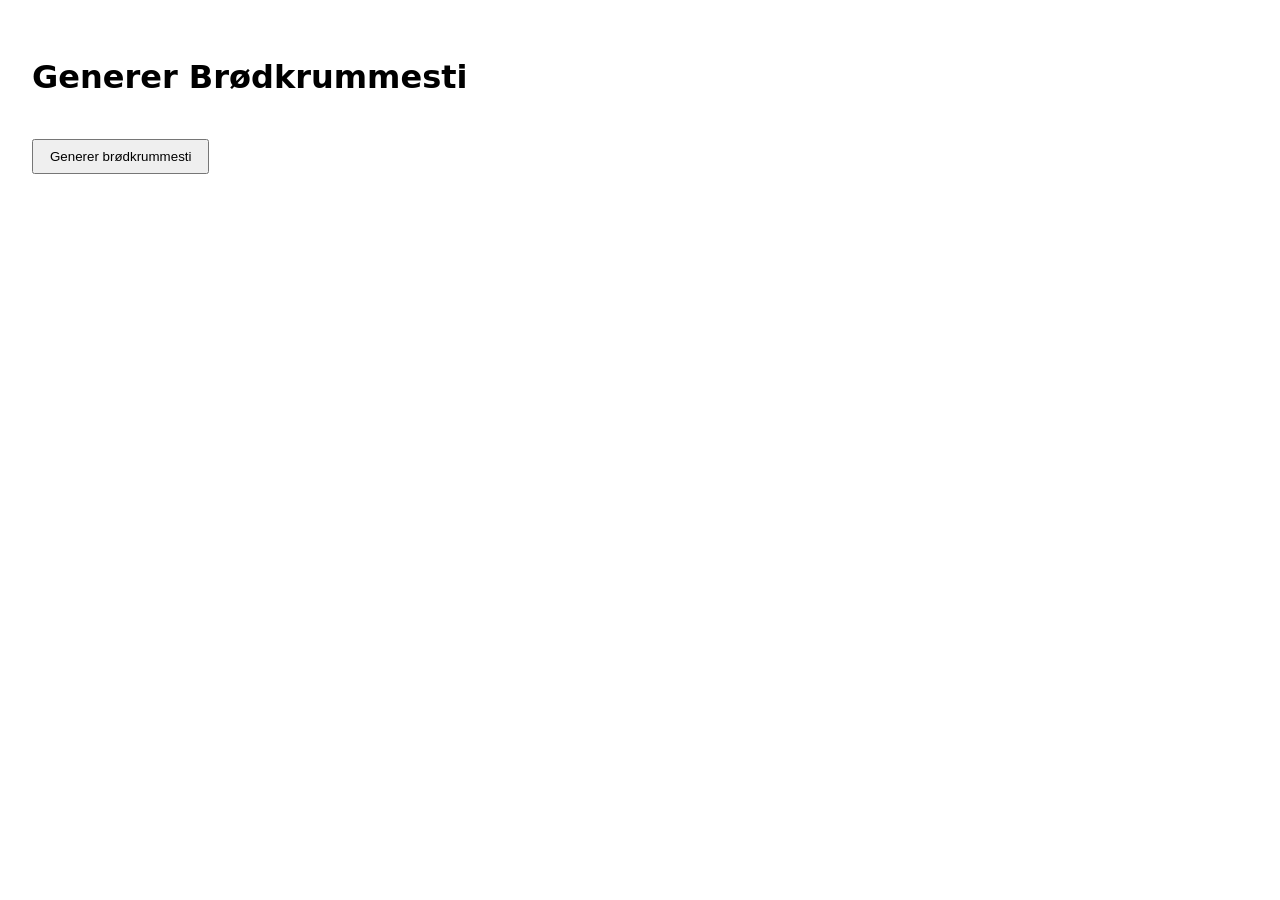
<file: Breadcrumbs sti/index.html>
<!doctype html>
<html lang="en">
  <head>
    <meta charset="UTF-8" />
    <meta name="viewport" content="width=device-width, initial-scale=1.0" />
    <title>Generer Brødkrummesti</title>
    <link rel="stylesheet" href="./style.css" />
    <script type="module" src="./script.js"></script>
  </head>
  <body>
    <h1>Generer Brødkrummesti</h1>
    <button type="button">Generer brødkrummesti</button>
    <nav aria-label="Brødkrummesti">
      <ul></ul>
    </nav>
  </body>
</html>
</file>
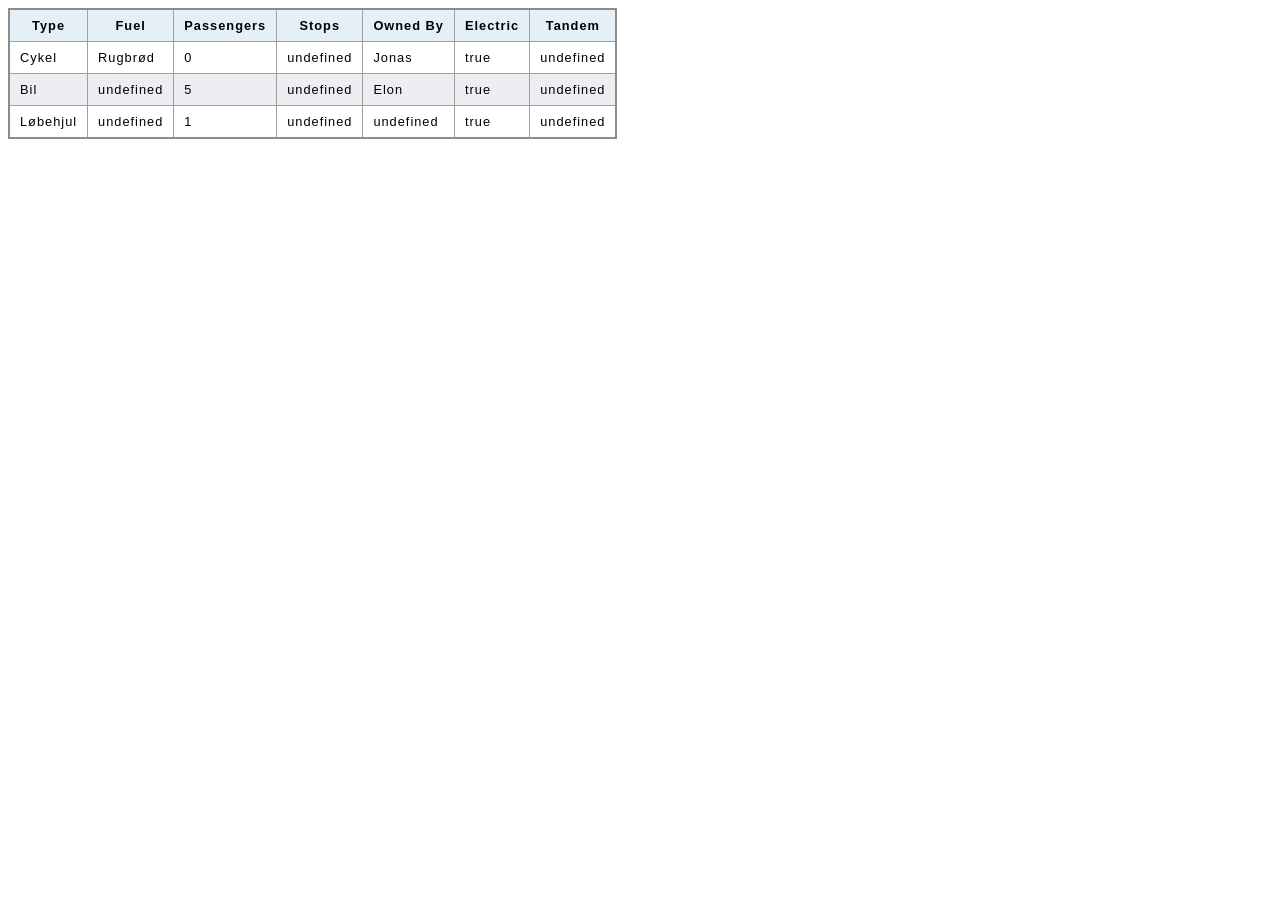
<file: filter_oevelse_starter_files_table/index.html>
<!DOCTYPE html>
<html lang="en">

<head>
    <meta charset="UTF-8">
    <meta name="viewport" content="width=device-width, initial-scale=1.0">
    <title>Document</title>
    <link rel="stylesheet" href="style.css">
    <script type="module" src="script.js"></script>
</head>

<body>

    <table>

        <thead>
            <tr>
                <th>Type</th>
                <th>Fuel</th>
                <th>Passengers</th>
                <th>Stops</th>
                <th>Owned By</th>
                <th>Electric</th>
                <th>Tandem</th>
            </tr>
        </thead>
        <tbody></tbody>


</body>

</html>
</file>
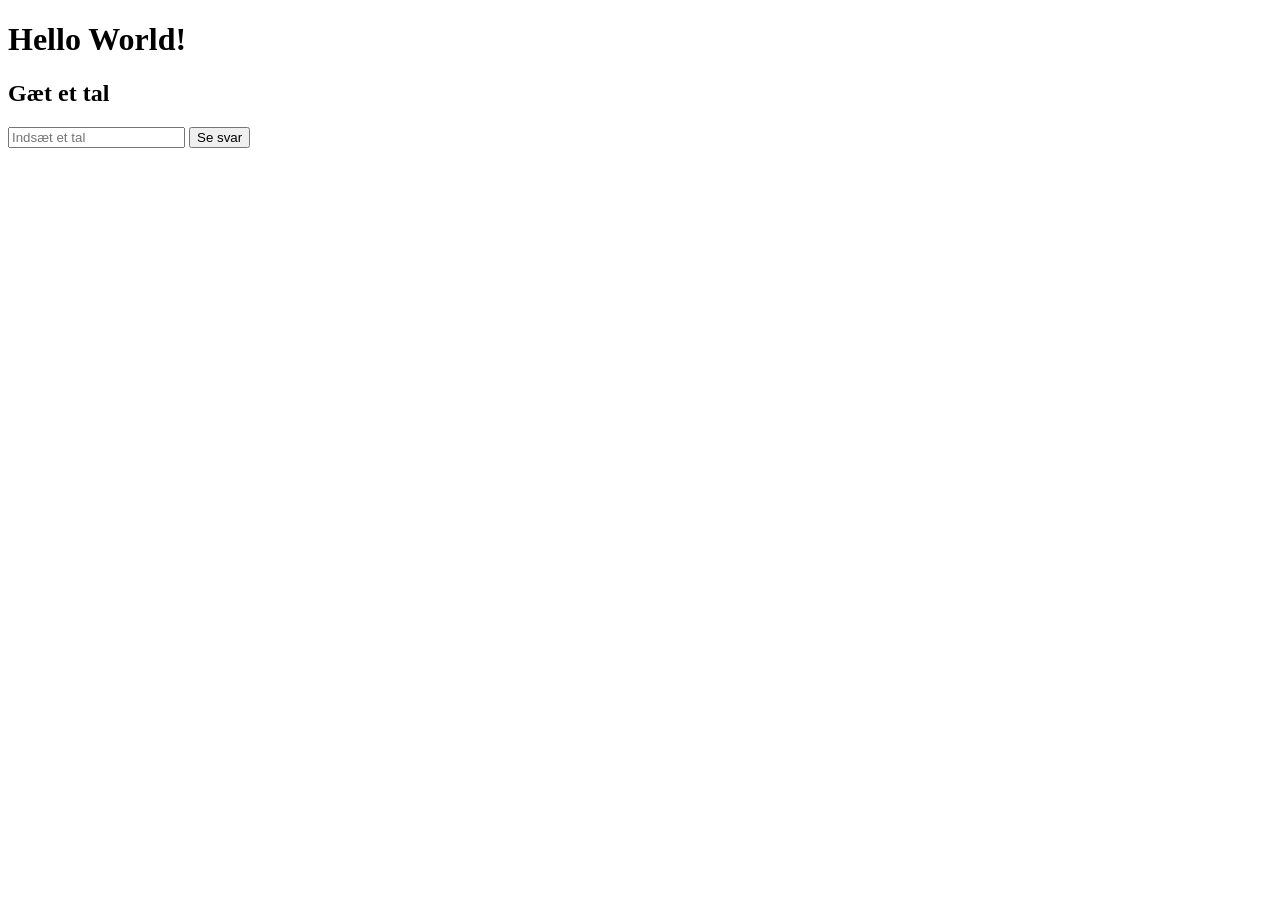
<file: Gæt et tal JS/index.html>
<!doctype html>
<html lang="en">
  <head>
    <meta charset="UTF-8" />
    <meta name="viewport" content="width=device-width, initial-scale=1.0" />
    <title>generer et tal mellem 0-100</title>
  </head>
  <body>
    <h1>Hello World!</h1>
    <h2>Gæt et tal</h2>
    <input type="text" placeholder="Indsæt et tal" id="guess" />
    <button id="numberGuess">Se svar</button>
  </body>
  <script src="js.js"></script>
</html>
</file>
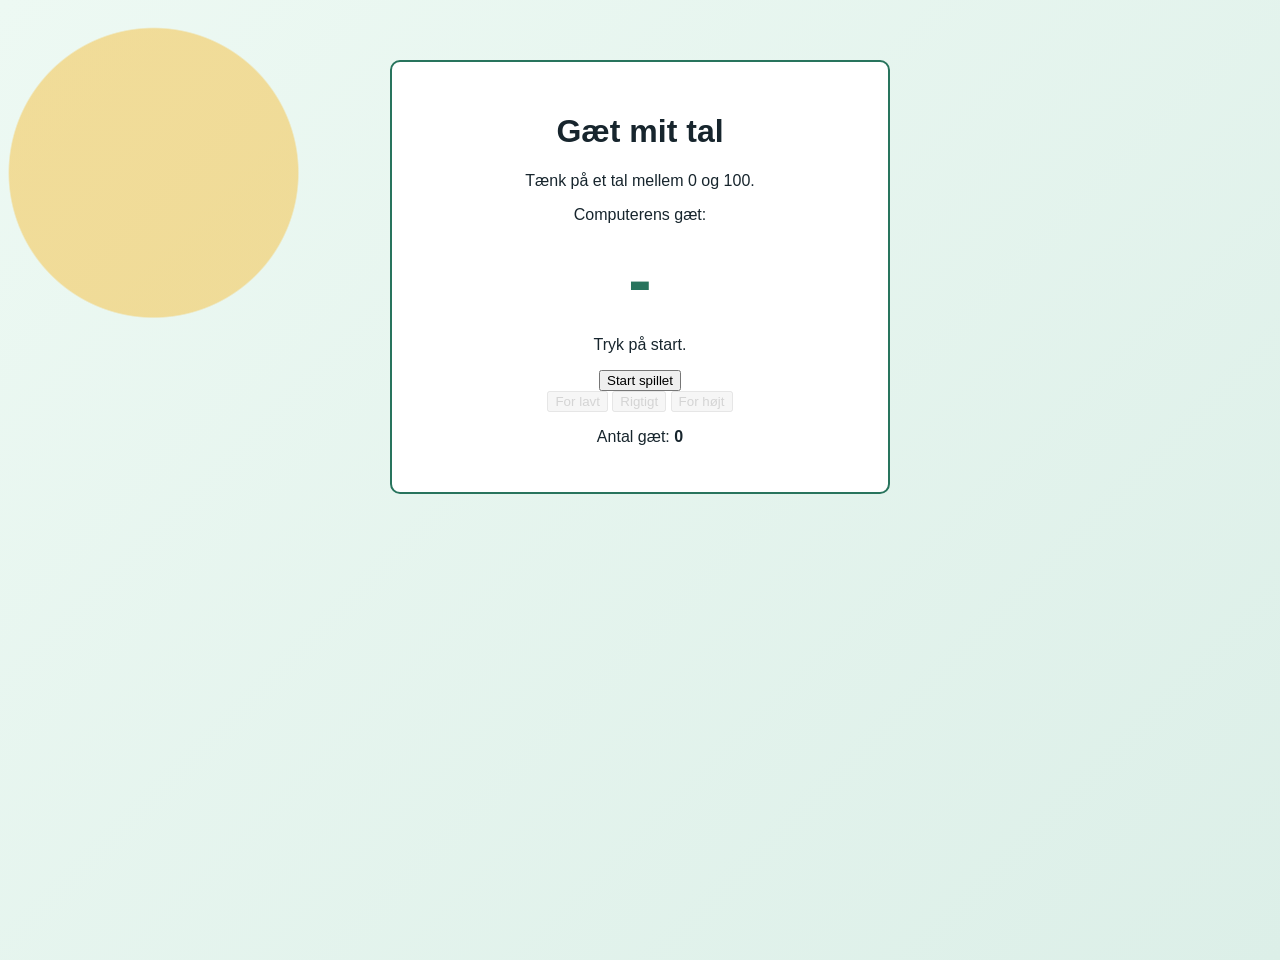
<file: gæt et tal omvent/prøve/index.html>
<!DOCTYPE html>
<html lang="da">
<head>
  <meta charset="UTF-8">
  <meta name="viewport" content="width=device-width, initial-scale=1.0">
  <title>Gæt et tal</title>
  <link rel="stylesheet" href="style.css">
  <script src="script.js" defer></script>
</head>
<body>
  <main>
    <h1>Gæt mit tal</h1>
    <p>Tænk på et tal mellem 0 og 100.</p>

    <section aria-live="polite">
      <p>Computerens gæt:</p>
      <strong id="guess">-</strong>
      <p id="status">Tryk på start.</p>
    </section>

    <button id="start-button" type="button">Start spillet</button>
    <div id="feedback-buttons">
      <button data-answer="low" type="button" disabled>For lavt</button>
      <button data-answer="correct" type="button" disabled>Rigtigt</button>
      <button data-answer="high" type="button" disabled>For højt</button>
    </div>

    <p>Antal gæt: <strong id="attempts">0</strong></p>
    <p id="message"></p>
  </main>
</body>
</html>
</file>
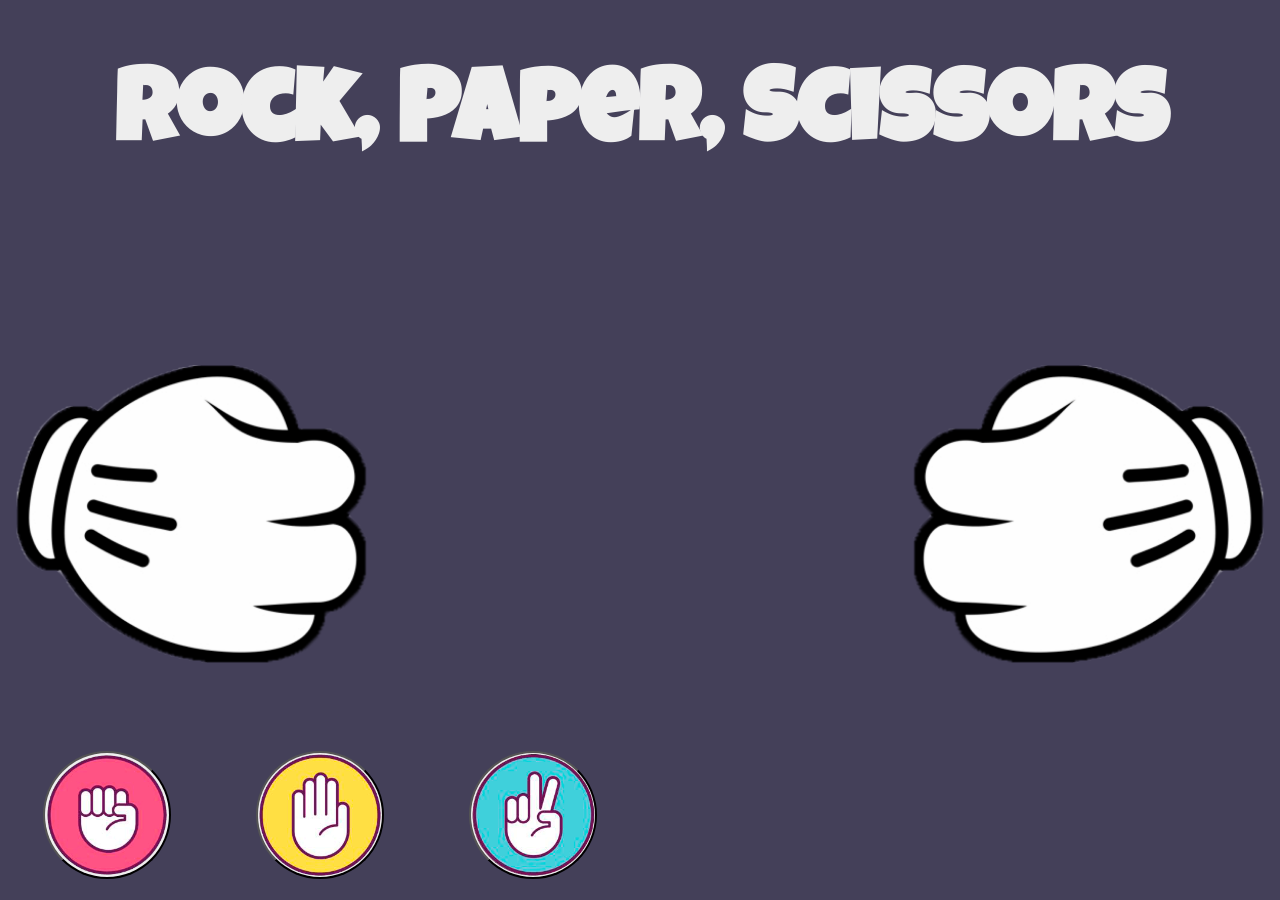
<file: Sten saks papir/rockpaperscissors/index.html>
<!doctype html>
<html lang="en">
  <head>
    <meta charset="UTF-8" />
    <meta name="viewport" content="width=device-width, initial-scale=1.0" />
    <meta http-equiv="X-UA-Compatible" content="ie=edge" />
    <title>Rock, Paper, Scissors</title>
    <link href="https://fonts.googleapis.com/css?family=Luckiest+Guy&display=swap" rel="stylesheet" />
    <link rel="stylesheet" href="styles.css" />
  </head>
  <body>
    <h1>Rock, Paper, Scissors</h1>

    <div id="gamefield">
      <div id="player1" class="player"></div>
      <div id="player2" class="player"></div>
      <div id="texts">
        <div id="lose" class="hidden"><h1>You lose</h1></div>
        <div id="win" class="hidden"><h1>You win</h1></div>
        <div id="draw" class="hidden"><h1>It's a draw</h1></div>
      </div>
    </div>

    <div id="buttons">
      <button class="rock"></button>
      <button class="paper"></button>
      <button class="scissors"></button>
    </div>
  </body>
  <script src="Index.js"></script>
</html>
</file>
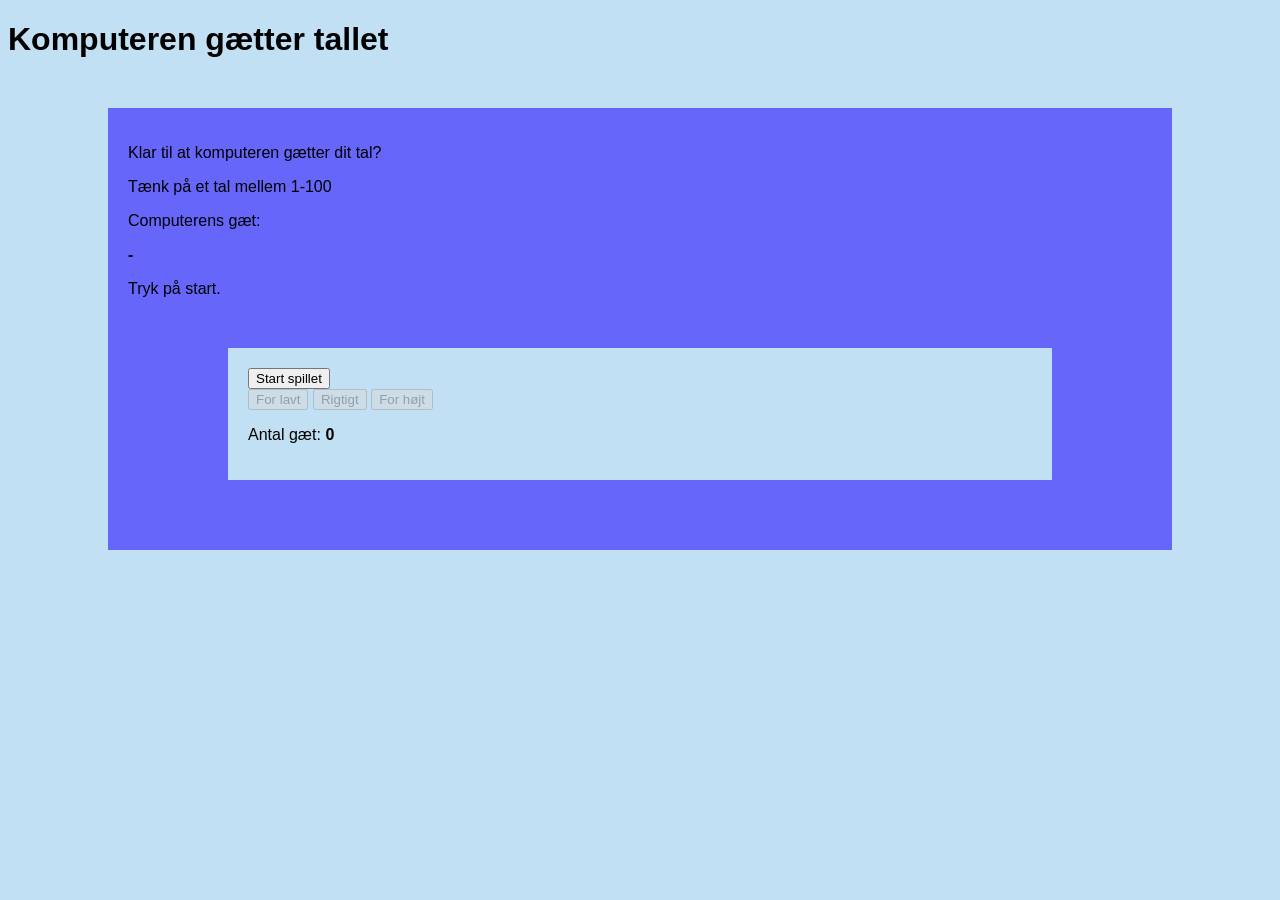
<file: gæt et tal omvent/omvent.html>
<!doctype html>
<html lang="en">
  <head>
    <meta charset="UTF-8" />
    <meta name="viewport" content="width=device-width, initial-scale=1.0" />
    <title>Omvent gæt et tal</title>
    <link rel="stylesheet" href="omvent.css" />
    <script src="omvent.js" defer></script>
  </head>
  <body>
    <main>
      <!-- Her laver jeg en overskrift -->
      <h1>Komputeren gætter tallet</h1>
      <!--Her laver jeg en boks med beskrivelse af spillet-->
      <div class="game-panel">
        <p>Klar til at komputeren gætter dit tal?</p>
        <p>Tænk på et tal mellem 1-100</p>
        <!-- Her laver jeg en linie til komputerens gæt og vejledning til starten af spillet, at man skal trykke på start knappen -->
        <section aria-live="polite">
          <p>Computerens gæt:</p>
          <strong id="guess">-</strong>
          <p id="status">Tryk på start.</p>
        </section>
        <!-- Her kommer den anden boks med selve spillet -->
        <div class="the-game">
          <button id="start-button" type="button">Start spillet</button>
          <div id="feedback-buttons">
            <!-- her laver jeg knapperne til om komputerens tal er for lavt, højt eller rigtigt-->
            <button data-answer="low" type="button" disabled>For lavt</button>
            <button data-answer="correct" type="button" disabled>Rigtigt</button>
            <button data-answer="high" type="button" disabled>For højt</button>
          </div>
          <!-- her kommer antallet af komputerens gæt-->
          <p>Antal gæt: <strong id="attempts">0</strong></p>
          <p id="message"></p>
        </div>
      </div>
    </main>
  </body>
</html>
</file>
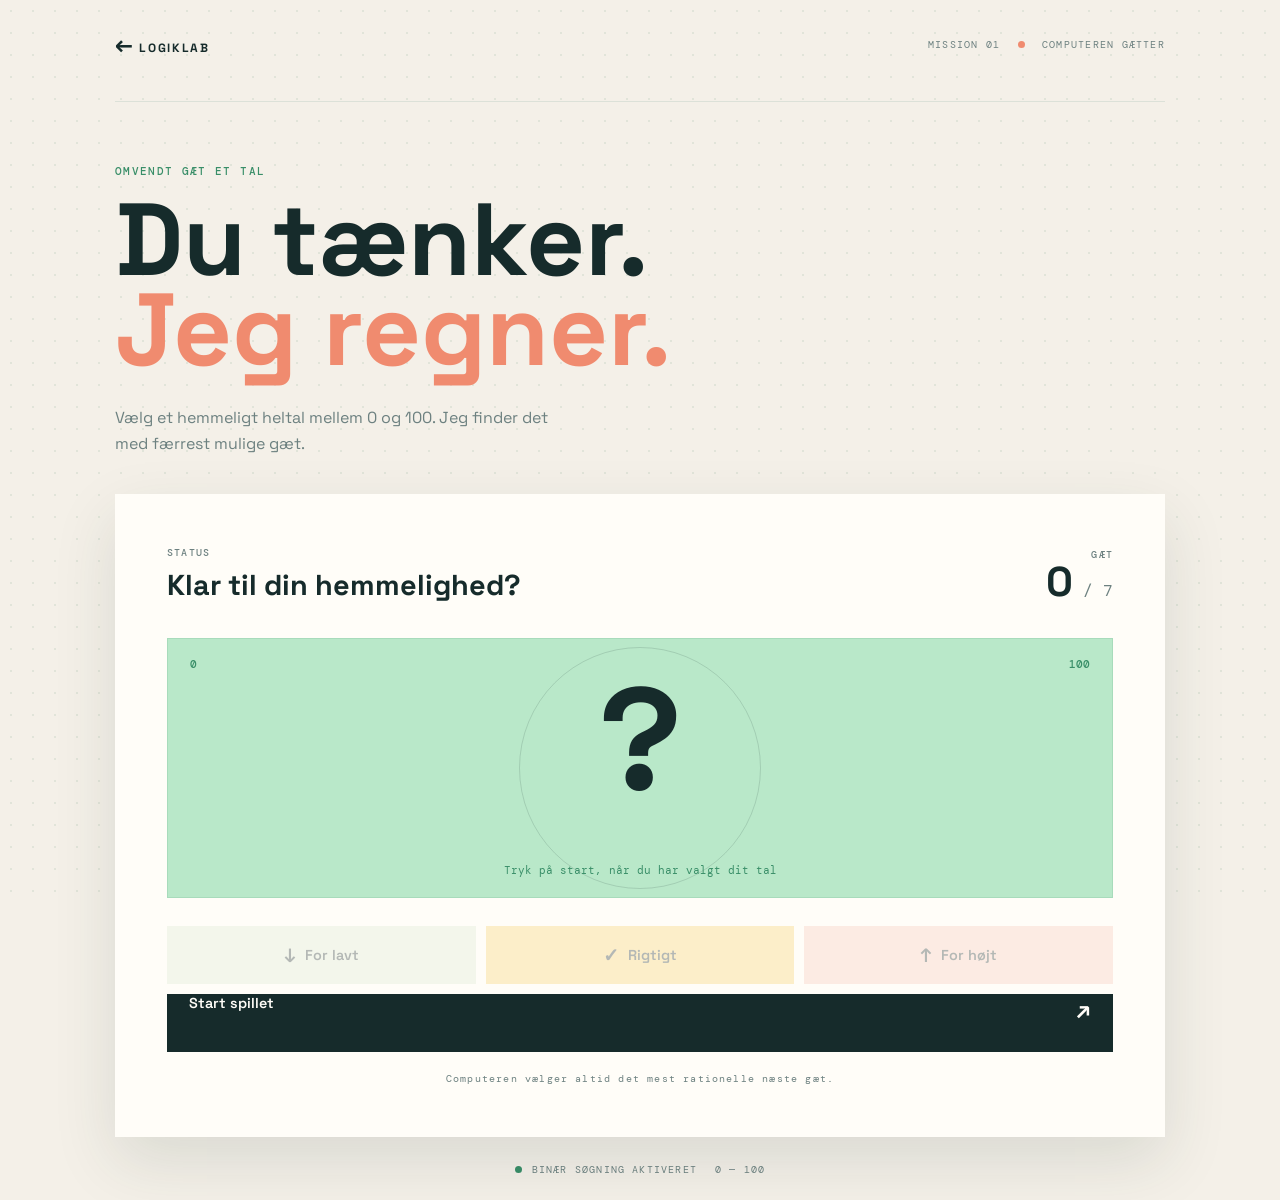
<file: gæt et tal omvent/talomvent.html>
<!doctype html>
<html lang="da">
  <head>
    <meta charset="UTF-8" />
    <meta name="viewport" content="width=device-width, initial-scale=1.0" />
    <title>Gæt et tal | Omvendt</title>
    <link rel="preconnect" href="https://fonts.googleapis.com" />
    <link rel="preconnect" href="https://fonts.gstatic.com" crossorigin />
    <link href="https://fonts.googleapis.com/css2?family=DM+Mono:wght@400;500&family=Space+Grotesk:wght@400;500;600;700&display=swap" rel="stylesheet" />
    <link rel="stylesheet" href="talomvent.css" />
  </head>
  <body>
    <main class="game-shell">
      <header class="topbar">
        <a class="back-link" href="#" aria-label="Tilbage">← <span>LOGIKLAB</span></a>
        <span class="round-label">MISSION 01 <i></i> COMPUTEREN GÆTTER</span>
      </header>

      <section class="intro">
        <p class="eyebrow">OMVENDT GÆT ET TAL</p>
        <h1>Du tænker.<br /><em>Jeg regner.</em></h1>
        <p class="intro-copy">Vælg et hemmeligt heltal mellem 0 og 100. Jeg finder det med færrest mulige gæt.</p>
      </section>

      <section class="game-panel" aria-live="polite">
        <div class="status-row">
          <div>
            <span class="status-kicker">STATUS</span>
            <h2 id="statusText">Klar til din hemmelighed?</h2>
          </div>
          <div class="attempts">
            <span class="status-kicker">GÆT</span>
            <strong id="attemptCount">0</strong><span class="attempt-max"> / 7</span>
          </div>
        </div>

        <div class="guess-zone" id="guessZone">
          <div class="range-label"><span id="lowerBound">0</span><span id="upperBound">100</span></div>
          <div class="guess-number" id="guessNumber">?</div>
          <p id="guessHint">Tryk på start, når du har valgt dit tal</p>
        </div>

        <div class="actions" id="answerActions" aria-label="Svar på computerens gæt">
          <button class="answer-button too-low" id="tooLowButton" type="button" disabled>
            <span class="button-icon">↓</span>
            <span>For lavt</span>
          </button>
          <button class="answer-button correct" id="correctButton" type="button" disabled>
            <span class="button-icon">✓</span>
            <span>Rigtigt</span>
          </button>
          <button class="answer-button too-high" id="tooHighButton" type="button" disabled>
            <span class="button-icon">↑</span>
            <span>For højt</span>
          </button>
        </div>

        <button class="start-button" id="startButton" type="button">
          <span id="startLabel">Start spillet</span><span class="start-arrow">↗</span>
        </button>
        <p class="keyboard-note">Computeren vælger altid det mest rationelle næste gæt.</p>
      </section>

      <footer class="footer-note"><span class="pulse-dot"></span> BINÆR SØGNING AKTIVERET <span>0 — 100</span></footer>
    </main>
    <script src="talomvent.js"></script>
  </body>
</html>
</file>
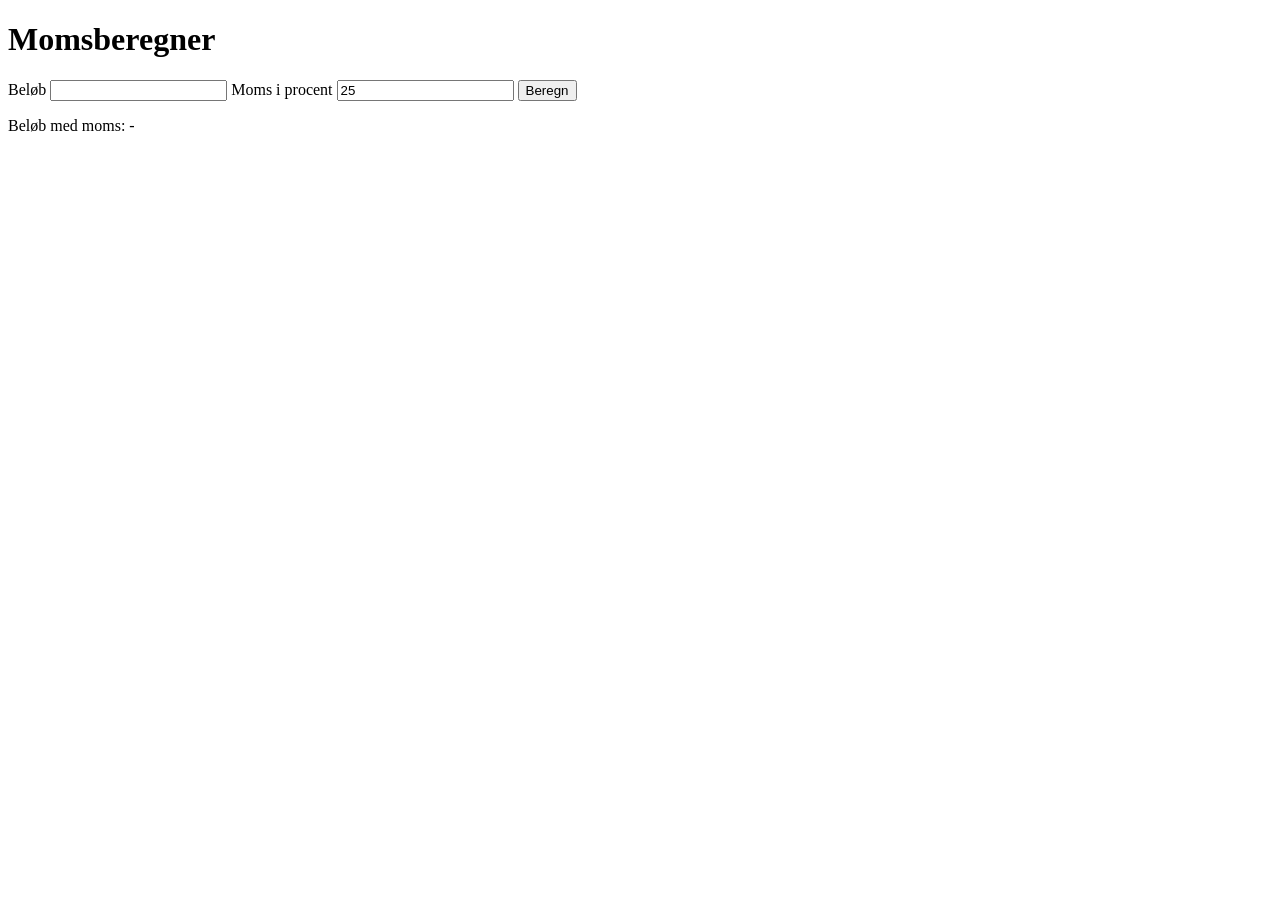
<file: Momsberegner/moms.html>
<!doctype html>
<html lang="da">
  <head>
    <meta charset="UTF-8" />
    <meta name="viewport" content="width=device-width, initial-scale=1.0" />
    <title>Momsberegner</title>
  </head>
  <body>
    <main>
      <h1>Momsberegner</h1>

      <form id="momsForm">
        <label for="beloeb">Beløb</label>
        <input id="beloeb" name="beloeb" type="number" min="0" step="0.01" required />

        <label for="moms">Moms i procent</label>
        <input id="moms" name="moms" type="number" min="0" step="0.01" value="25" />

        <button type="submit">Beregn</button>
      </form>

      <p>Beløb med moms: <output id="resultat" for="beloeb moms">-</output></p>
    </main>

    <script src="moms.js"></script>
    <script>
      document.getElementById("momsForm").addEventListener("submit", function (event) {
        event.preventDefault();

        const beloeb = Number(document.getElementById("beloeb").value);
        const moms = Number(document.getElementById("moms").value);
        const resultat = beregnMedMoms(beloeb, moms);

        document.getElementById("resultat").value = resultat.toFixed(2);
      });
    </script>
  </body>
</html>
</file>
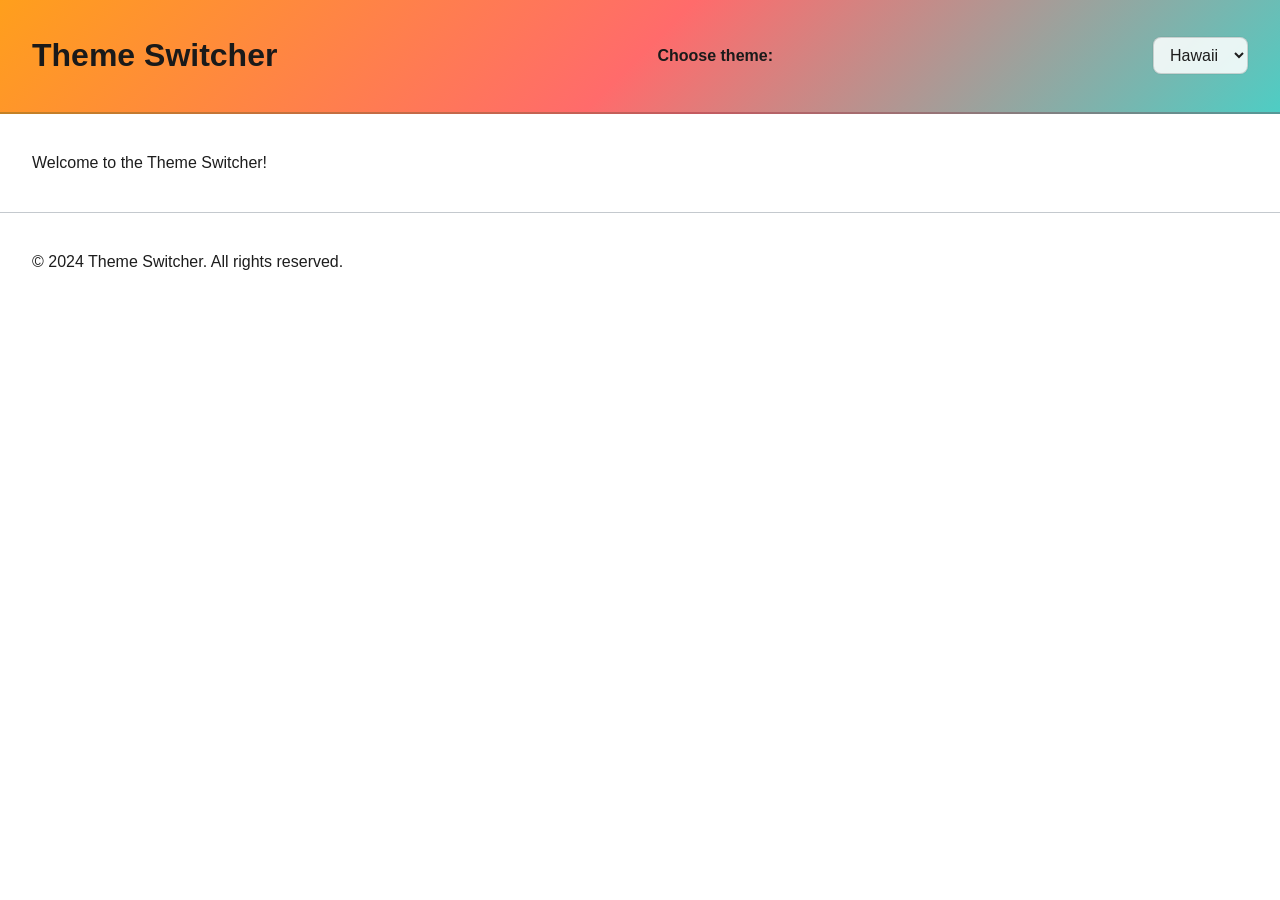
<file: theme switcher/theme.html>
<!doctype html>
<html lang="en">
  <head>
    <meta charset="UTF-8" />
    <meta name="viewport" content="width=device-width, initial-scale=1.0" />
    <title>Theme switcher</title>
    <link rel="stylesheet" href="theme.css" />
    <script src="theme.js" defer></script>
  </head>
  <body data-theme="hawaii">
    <header>
      <h1>Theme Switcher</h1>
      <label for="theme-select" class="theme-label">Choose theme:</label>
      <select id="theme-select" aria-label="Select theme">
        <option value="dark">Dark</option>
        <option value="light">Light</option>
        <option value="hawaii">Hawaii</option>
        <option value="forest">Forest</option>
      </select>
    </header>
    <main>
      <p>Welcome to the Theme Switcher!</p>
    </main>
    <footer>
      <p>© 2024 Theme Switcher. All rights reserved.</p>
    </footer>
  </body>
</html>
</file>
<file: Breadcrumbs sti/style.css>
* {
  box-sizing: border-box;
}

body {
  font-family: system-ui, sans-serif;
  line-height: 1.5;
  margin: 0;
  padding: 2rem;
}

button {
  cursor: pointer;
  margin-block: 1rem;
  padding: 0.5rem 1rem;
}

ul {
  display: flex;
  gap: 0.75rem;
  list-style: none;
  margin: 0;
  padding: 0;
}

li:not(:last-child)::after {
  color: #666;
  content: "/";
  margin-left: 0.75rem;
}

a {
  color: #075985;
}
</file>
<file: filter_oevelse_starter_files_table/style.css>
table {
    border-collapse: collapse;
    border: 2px solid rgb(140 140 140);
    font-family: sans-serif;
    font-size: 0.8rem;
    letter-spacing: 1px;
}

caption {
    caption-side: bottom;
    padding: 10px;
    font-weight: bold;
}

thead,
tfoot {
    background-color: rgb(228 240 245);
}

th,
td {
    border: 1px solid rgb(160 160 160);
    padding: 8px 10px;
}

td:last-of-type {
    text-align: center;
}

tbody>tr:nth-of-type(even) {
    background-color: rgb(237 238 242);
}

tfoot th {
    text-align: right;
}

tfoot td {
    font-weight: bold;
}
</file>
<file: gæt et tal omvent/prøve/style.css>
:root {
  --ink: #17252d;
  --muted: #6d7d80;
  --paper: #fffdf8;
  --mint: #bce8d7;
  --mint-dark: #276a58;
  --coral: #ed856c;
  --yellow: #f4c95d;
  --line: #dce8e2;
}

* {
  box-sizing: border-box;
}

body {
  min-width: 320px;
  min-height: 100vh;
  margin: 0;
  color: var(--ink);
  font-family: "DM Sans", sans-serif;
  background: #e9f5ef;
  background-image:
    radial-gradient(circle at 12% 18%, rgba(244, 201, 93, 0.6) 0 9rem, transparent 9.1rem), linear-gradient(135deg, #edf9f3 0%, #dcefe8 100%);
}

.game-card {
  width: min(100%, 590px);
  padding: clamp(28px, 6vw, 58px);
  margin: 0;
  font-family: Arial, sans-serif;
  background: #dff3ea;
}
.topline,
.game-info {
  display: flex;
  margin: 5px;
  padding: 10px 15px;
  font-size: 16px;
  cursor: pointer;
}

main {
  width: min(90%, 500px);
  margin: 60px auto;
  padding: 30px;
  text-align: center;
  background: white;
  border: 2px solid #28745d;
  border-radius: 10px;
}

#guess {
  display: block;
  margin: 10px;
  font-size: 70px;
  color: #28745d;
}

#feedback-buttons {
  .game-info > div {
    display: grid;
    gap: 5px;
    margin-top: 15px;
  }
}

button:disabled {
  cursor: not-allowed;
  opacity: 0.5;
}
</file>
<file: Sten saks papir/rockpaperscissors/styles.css>
body {
  margin: 0;
  background-color: #444059;
  font-family: 'Luckiest Guy', cursive;
  color: #eee;
}

h1 {
  text-align: center;
  font-size: 8vw;
}

#gamefield {
  position: relative;
  overflow: hidden;
  display: flex;
  justify-content: space-between;
}

#player1 {
  --rot: 1;
}

#player2 {
  --rot: -1;
}

.player {
  transform: scale(var(--rot),1);
  width: 40vw;
  height: 40vw;
  background-size: 100%;
  background-image: url(hand_rock.png);
}

.player.rock {
  background-image: url(hand_rock.png);
}

.player.paper {
  background-image: url(hand_paper.png);
}

.player.scissors {
  background-image: url(hand_scissors.png);
}

.player.shake {
  background-image: url(hand_rock.png);
  transform-origin: left center;
  animation: shake 1.8s ease-in 1 forwards;
}

@keyframes shake {
  0% {
    transform: scale(var(--rot),1) translateX(calc((var(--rot) - 1) * 50%)) rotate(0deg);
  }
  16% {
    transform: scale(var(--rot),1) translateX(calc((var(--rot) - 1) * 50%)) rotate(-40deg);
  }
  24% {
    transform: scale(var(--rot),1) translateX(calc((var(--rot) - 1) * 50%)) rotate(5deg);
  }
  32% {
    transform: scale(var(--rot),1) translateX(calc((var(--rot) - 1) * 50%)) rotate(0deg);
  }
  48% {
    transform: scale(var(--rot),1) translateX(calc((var(--rot) - 1) * 50%)) rotate(-40deg);
  }
  56% {
    transform: scale(var(--rot),1) translateX(calc((var(--rot) - 1) * 50%)) rotate(5deg);
  }
  64% {
    transform: scale(var(--rot),1) translateX(calc((var(--rot) - 1) * 50%)) rotate(0deg);
  }
  80% {
    transform: scale(var(--rot),1) translateX(calc((var(--rot) - 1) * 50%)) rotate(-40deg);
  }
  96% {
    transform: scale(var(--rot),1) translateX(calc((var(--rot) - 1) * 50%)) rotate(5deg);
  }
  100% {
    transform: scale(var(--rot),1) translateX(calc((var(--rot) - 1) * 50%)) rotate(0deg);
  }
}

#texts {
  position: absolute;
  width: 100%;
  margin-top: 10vw;
  pointer-events: none;
}

#texts h1 {
  color: #ffde53;
  text-shadow: 4px 4px 1px red, -4px -4px 1px red, 4px -4px 1px red, -4px 4px 1px red;
}

.hidden {
  display: none;
}

#buttons {
  display: flex;
  justify-content: space-around;
  max-width: 50vw;
}

#buttons.disabled button {
  filter: grayscale(100%) brightness(.75);
}

#buttons button {
  background-size: 100%;
  border-radius: 10vw;
  width: 10vw;
  height: 10vw;
  transition: filter .8s;
}

button.rock {
  background-image: url(button_rock.png);
}

button.paper {
  background-image: url(button_paper.png);
}

button.scissors {
  background-image: url(button_scissors.png);
}
</file>
<file: gæt et tal omvent/omvent.css>
/* Her styler jeg hjemmesiden og boksne til spillet*/
body {
  background-color: rgb(194, 224, 243);
  font-family: "Gill Sans", "Gill Sans MT", Calibri, "Trebuchet MS", sans-serif;
}
.game-panel {
  background-color: rgb(102, 102, 250);
  padding: 20px;
  margin: 50px 100px;
}
.the-game {
  background-color: rgb(194, 224, 243);
  padding: 20px;
  margin: 50px 100px;
}
</file>
<file: gæt et tal omvent/talomvent.css>
:root {
  --ink: #162b2b;
  --muted: #6d8180;
  --paper: #f4f0e8;
  --panel: #fffdf8;
  --line: #dce1d8;
  --mint: #b9e8c9;
  --mint-deep: #398e68;
  --coral: #f08b6f;
  --yellow: #f4cf68;
  --shadow: 0 24px 60px rgba(31, 55, 49, 0.12);
}

* { box-sizing: border-box; }

body {
  min-width: 320px;
  margin: 0;
  color: var(--ink);
  background: var(--paper);
  font-family: "Space Grotesk", sans-serif;
}

body::before {
  position: fixed;
  inset: 0;
  z-index: -1;
  content: "";
  opacity: 0.45;
  background-image: radial-gradient(#cbd5c9 0.8px, transparent 0.8px);
  background-size: 22px 22px;
}

.game-shell { width: min(100% - 40px, 1050px); margin: 0 auto; padding: 30px 0 24px; }
.topbar, .status-row, .range-label, .footer-note { display: flex; align-items: center; justify-content: space-between; }
.topbar { padding-bottom: 42px; border-bottom: 1px solid var(--line); }
.back-link { color: var(--ink); font-size: 0.75rem; font-weight: 700; letter-spacing: 0.14em; text-decoration: none; }
.back-link:first-letter { font-size: 1.4rem; }
.round-label, .eyebrow, .status-kicker, .footer-note, .keyboard-note { font-family: "DM Mono", monospace; letter-spacing: 0.12em; }
.round-label { color: var(--muted); font-size: 0.65rem; }
.round-label i { display: inline-block; width: 7px; height: 7px; margin: 0 10px; background: var(--coral); border-radius: 50%; }
.intro { max-width: 660px; padding: 62px 0 38px; animation: rise 600ms ease both; }
.eyebrow { margin: 0 0 17px; color: var(--mint-deep); font-size: 0.7rem; font-weight: 500; }
h1 { margin: 0; font-size: clamp(3.5rem, 8vw, 7rem); line-height: 0.88; letter-spacing: 0; }
h1 em { color: var(--coral); font-style: normal; }
.intro-copy { max-width: 440px; margin: 30px 0 0; color: var(--muted); font-size: 1rem; line-height: 1.6; }
.game-panel { padding: clamp(22px, 5vw, 52px); background: var(--panel); box-shadow: var(--shadow); animation: rise 700ms 100ms ease both; }
.status-kicker { display: block; color: var(--muted); font-size: 0.62rem; font-weight: 500; }
h2 { margin: 8px 0 0; font-size: clamp(1.2rem, 3vw, 1.8rem); }
.attempts { text-align: right; }
.attempts strong { font-size: 2.6rem; line-height: 1; }
.attempt-max { color: var(--muted); font-family: "DM Mono", monospace; }
.guess-zone { display: grid; place-items: center; min-height: 260px; margin: 35px 0 28px; padding: 20px; background: var(--mint); border: 1px solid #a8dbbb; position: relative; overflow: hidden; }
.guess-zone::after { position: absolute; width: 240px; height: 240px; border: 1px solid rgba(22,43,43,.14); border-radius: 50%; content: ""; }
.range-label { position: absolute; inset: 18px 22px auto; color: var(--mint-deep); font: 500 0.7rem "DM Mono", monospace; }
.guess-number { z-index: 1; color: var(--ink); font-size: clamp(5rem, 16vw, 9rem); font-weight: 700; line-height: 0.8; letter-spacing: 0; }
.guess-number.pop { animation: pop 400ms ease; }
.guess-zone p { z-index: 1; align-self: end; margin: 0; color: var(--mint-deep); font: 0.7rem "DM Mono", monospace; text-align: center; }
.actions { display: grid; grid-template-columns: repeat(3, 1fr); gap: 10px; }
button { min-height: 58px; border: 0; font: 600 0.9rem "Space Grotesk", sans-serif; cursor: pointer; transition: transform 160ms ease, opacity 160ms ease, box-shadow 160ms ease; }
button:not(:disabled):hover { transform: translateY(-3px); box-shadow: 0 10px 18px rgba(22,43,43,.12); }
button:focus-visible { outline: 3px solid var(--ink); outline-offset: 3px; }
.answer-button { display: flex; align-items: center; justify-content: center; gap: 9px; color: var(--ink); }
.answer-button:disabled { cursor: not-allowed; opacity: 0.32; }
.too-low { background: #d9e9d1; }
.correct { background: var(--yellow); }
.too-high { background: #f6c7b8; }
.button-icon { font-size: 1.2rem; }
.start-button { display: flex; justify-content: space-between; width: 100%; margin-top: 10px; padding: 0 22px; color: var(--panel); background: var(--ink); }
.start-arrow { font-size: 1.5rem; }
.keyboard-note { margin: 20px 0 0; color: var(--muted); font-size: 0.62rem; text-align: center; }
.footer-note { justify-content: center; gap: 10px; padding-top: 26px; color: var(--muted); font-size: 0.62rem; }
.footer-note span:last-child { margin-left: 8px; }
.pulse-dot { width: 7px; height: 7px; background: var(--mint-deep); border-radius: 50%; animation: pulse 1.7s infinite; }
.finished .guess-zone { background: var(--yellow); border-color: #e9c657; }
@keyframes rise { from { opacity: 0; transform: translateY(16px); } to { opacity: 1; transform: translateY(0); } }
@keyframes pop { 50% { transform: scale(1.12); } }
@keyframes pulse { 50% { opacity: .35; transform: scale(.65); } }
@media (max-width: 580px) {
  .game-shell { width: min(100% - 24px, 1050px); padding-top: 18px; }
  .topbar { padding-bottom: 28px; }
  .round-label { display: none; }
  .intro { padding: 45px 0 28px; }
  h1 { font-size: clamp(3.2rem, 17vw, 5.5rem); }
  .game-panel { padding: 20px 14px; }
  .guess-zone { min-height: 220px; }
  .actions { grid-template-columns: 1fr; }
  .answer-button { min-height: 52px; }
  .footer-note { flex-wrap: wrap; padding-bottom: 12px; }
}
</file>
<file: theme switcher/theme.css>
* {
  box-sizing: border-box;
}

body {
  --page-bg: #f5f0d6;
  --page-text: #1e1e1e;
  --header-bg-col: linear-gradient(135deg, #ffb703, #fb8500, #ff006e);
  --header-text-col: #1b1b1b;
  --header-border-col: rgba(0, 0, 0, 0.18);
  --control-bg: #ffffff;
  --control-text: #1e1e1e;
  --control-border: rgba(0, 0, 0, 0.15);

  margin: 0;
  min-height: 100vh;
  font-family: Arial, sans-serif;
  background-color: var(--page-bg);
  color: var(--page-text);
  transition:
    background-color 0.25s ease,
    color 0.25s ease;
}

body[data-theme="hawaii"] {
  --page-bg: linear-gradient(180deg, #d8f4ff, #ffd6a5);
  --page-text: #1d1d1d;
  --header-bg-col: linear-gradient(135deg, #ff9f1c, #ff6b6b, #4ecdc4);
  --header-text-col: #1a1a1a;
  --header-border-col: rgba(20, 40, 60, 0.25);
  --control-bg: rgba(255, 255, 255, 0.85);
  --control-text: #1d1d1d;
  --control-border: rgba(0, 0, 0, 0.15);
}

body[data-theme="dark"] {
  --page-bg: rgb(25, 16, 70);
  --page-text: #ffffff;
  --header-bg-col: linear-gradient(135deg, #1f1f3a, #2f4b7c, #121826);
  --header-text-col: #ffffff;
  --header-border-col: rgba(255, 255, 255, 0.18);
  --control-bg: rgba(17, 24, 39, 0.9);
  --control-text: #f3f5ff;
  --control-border: rgba(255, 255, 255, 0.12);
}

body[data-theme="light"] {
  --page-bg: rgb(251, 159, 128);
  --page-text: #2d1a12;
  --header-bg-col: linear-gradient(135deg, #fdf2d7, #ffd8a8, #f7b267);
  --header-text-col: #2d1a12;
  --header-border-col: rgba(70, 41, 19, 0.25);
  --control-bg: #fffaf2;
  --control-text: #2d1a12;
  --control-border: rgba(70, 41, 19, 0.2);
}

body[data-theme="forest"] {
  --page-bg: rgb(184, 228, 174);
  --page-text: #173126;
  --header-bg-col: linear-gradient(135deg, #2a9d8f, #67b99a, #a7d7a6);
  --header-text-col: #f4fff9;
  --header-border-col: rgba(16, 58, 46, 0.25);
  --control-bg: rgba(245, 255, 248, 0.9);
  --control-text: #173126;
  --control-border: rgba(23, 49, 38, 0.18);
}

header {
  display: flex;
  align-items: center;
  justify-content: space-between;
  gap: 1rem;
  padding: 1rem 2rem;
  background: var(--header-bg-col);
  color: var(--header-text-col);
  border-bottom: 2px solid var(--header-border-col);
  transition: background 0.25s ease, color 0.25s ease, border-color 0.25s ease;
}

.theme-label {
  font-weight: 600;
}

#theme-select {
  padding: 0.5rem 0.75rem;
  border: 1px solid var(--control-border);
  border-radius: 8px;
  font-size: 1rem;
  background: var(--control-bg);
  color: var(--control-text);
}

main,
footer {
  padding: 1.5rem 2rem;
}

footer {
  border-top: 1px solid var(--header-border-col);
}

body[data-theme="dark"] footer,
body[data-theme="dark"] header {
  border-color: rgba(255, 255, 255, 0.2);
}

body[data-theme="forest"] #theme-select,
body[data-theme="hawaii"] #theme-select,
body[data-theme="light"] #theme-select,
body[data-theme="dark"] #theme-select {
  box-shadow: 0 0 0 1px rgba(0, 0, 0, 0.04);
}
</file>
